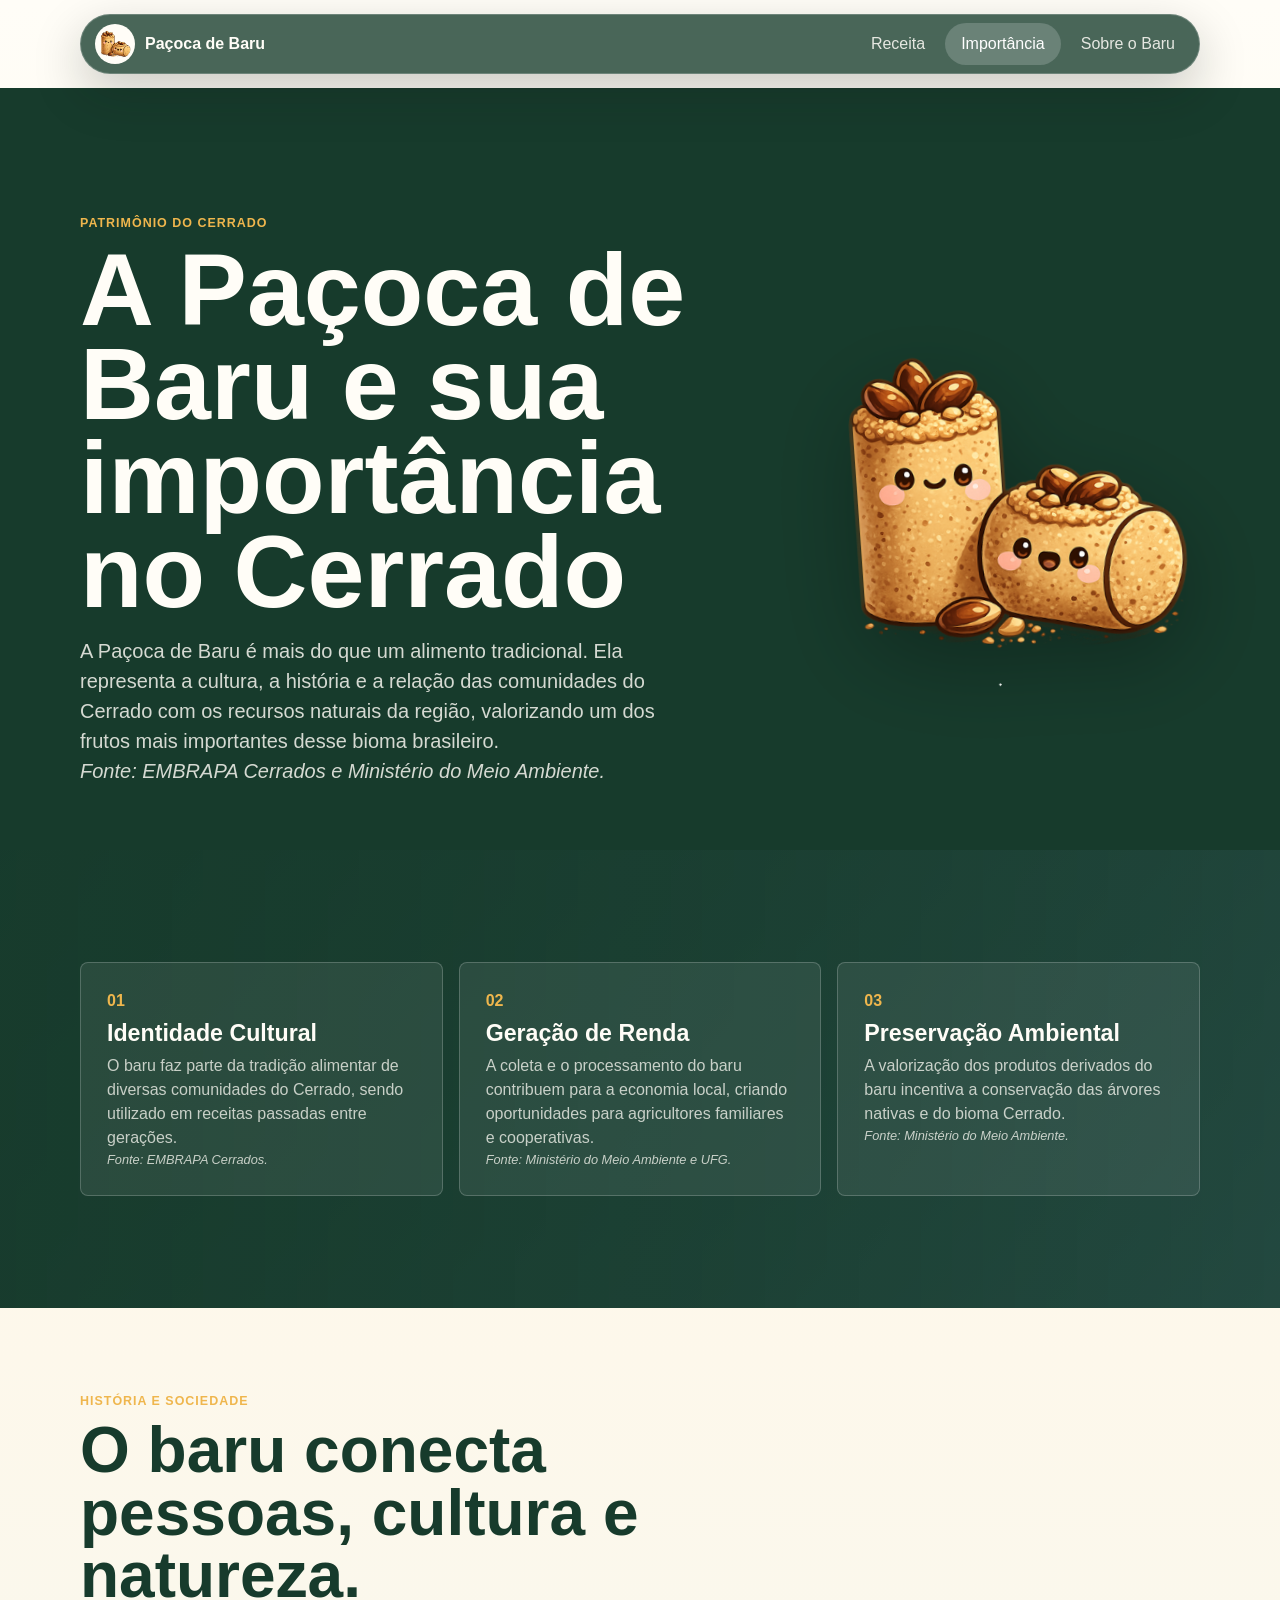
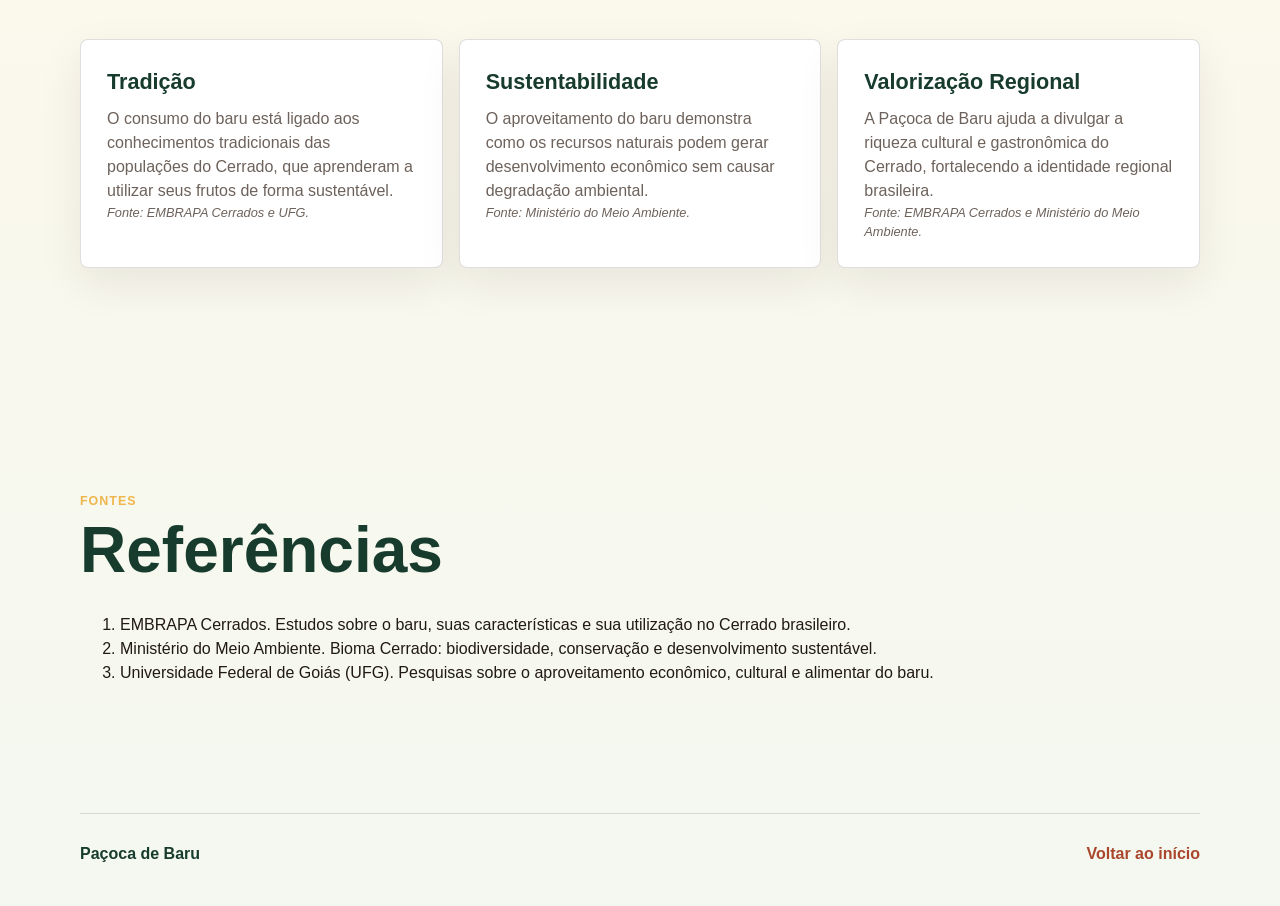
<file: index.html>
<!DOCTYPE html>
<html lang="pt-br">
<head>
    <meta charset="UTF-8">
    <meta name="viewport" content="width=device-width, initial-scale=1.0">
    <title>Importância da Paçoca de Baru</title>

    <link rel="stylesheet" href="style.css">
    <link rel="shortcut icon" href="imagens/paçoca.png" type="image/x-icon">
</head>
<body>

<header class="site-header">
    <nav class="nav" aria-label="Navegação principal">
        <a class="brand" href="index.html">
            <img src="imagens/paçoca.png" alt="">
            <span>Paçoca de Baru</span>
        </a>

        <button class="menu-toggle" type="button" aria-label="Abrir menu" aria-expanded="false" aria-controls="menu">
            <span></span>
            <span></span>
            <span></span>
        </button>

        <ul class="menu" id="menu">
            <li><a href="sabores.html">Receita</a></li>
            <li><a class="is-active" href="index.html">Importância</a></li>
            <li><a href="pedido.html">Sobre o Baru</a></li>
        </ul>
    </nav>
</header>

<main>

    <section class="page-hero" aria-labelledby="baru-title">
        <div>
            <p class="eyebrow">Patrimônio do Cerrado</p>

            <h1 id="baru-title">
                A Paçoca de Baru e sua importância no Cerrado
            </h1>

            <p>
                A Paçoca de Baru é mais do que um alimento tradicional.
                Ela representa a cultura, a história e a relação das
                comunidades do Cerrado com os recursos naturais da região,
                valorizando um dos frutos mais importantes desse bioma
                brasileiro.
            </p>

            <p class="fonte">
                Fonte: EMBRAPA Cerrados e Ministério do Meio Ambiente.
            </p>
        </div>

        <img src="imagens/paçoca.png" alt="Paçoca de Baru">
    </section>

    <section class="section ingredients">

        <div class="ingredient-list">

            <article>
                <span>01</span>

                <h3>Identidade Cultural</h3>

                <p>
                    O baru faz parte da tradição alimentar de diversas
                    comunidades do Cerrado, sendo utilizado em receitas
                    passadas entre gerações.
                </p>

                <p class="fonte">
                    Fonte: EMBRAPA Cerrados.
                </p>
            </article>

            <article>
                <span>02</span>

                <h3>Geração de Renda</h3>

                <p>
                    A coleta e o processamento do baru contribuem para a
                    economia local, criando oportunidades para agricultores
                    familiares e cooperativas.
                </p>

                <p class="fonte">
                    Fonte: Ministério do Meio Ambiente e UFG.
                </p>
            </article>

            <article>
                <span>03</span>

                <h3>Preservação Ambiental</h3>

                <p>
                    A valorização dos produtos derivados do baru incentiva
                    a conservação das árvores nativas e do bioma Cerrado.
                </p>

                <p class="fonte">
                    Fonte: Ministério do Meio Ambiente.
                </p>
            </article>

        </div>

    </section>

    <section class="section detail-section">

        <div class="section-heading">
            <p class="section-kicker">História e Sociedade</p>

            <h2>
                O baru conecta pessoas, cultura e natureza.
            </h2>
        </div>

        <div class="detail-grid">

            <article>
                <h3>Tradição</h3>

                <p>
                    O consumo do baru está ligado aos conhecimentos
                    tradicionais das populações do Cerrado, que aprenderam
                    a utilizar seus frutos de forma sustentável.
                </p>

                <p class="fonte">
                    Fonte: EMBRAPA Cerrados e UFG.
                </p>
            </article>

            <article>
                <h3>Sustentabilidade</h3>

                <p>
                    O aproveitamento do baru demonstra como os recursos
                    naturais podem gerar desenvolvimento econômico sem
                    causar degradação ambiental.
                </p>

                <p class="fonte">
                    Fonte: Ministério do Meio Ambiente.
                </p>
            </article>

            <article>
                <h3>Valorização Regional</h3>

                <p>
                    A Paçoca de Baru ajuda a divulgar a riqueza cultural
                    e gastronômica do Cerrado, fortalecendo a identidade
                    regional brasileira.
                </p>

                <p class="fonte">
                    Fonte: EMBRAPA Cerrados e Ministério do Meio Ambiente.
                </p>
            </article>

        </div>

    </section>

    <section class="section">

        <div class="section-heading">
            <p class="section-kicker">Fontes</p>
            <h2>Referências</h2>
        </div>

        <ol>
            <li>
                EMBRAPA Cerrados. Estudos sobre o baru, suas características
                e sua utilização no Cerrado brasileiro.
            </li>

            <li>
                Ministério do Meio Ambiente. Bioma Cerrado:
                biodiversidade, conservação e desenvolvimento sustentável.
            </li>

            <li>
                Universidade Federal de Goiás (UFG). Pesquisas sobre
                o aproveitamento econômico, cultural e alimentar do baru.
            </li>
        </ol>

    </section>

</main>

<footer class="footer">
    <p>Paçoca de Baru</p>
    <a href="index.html">Voltar ao início</a>
</footer>

<script src="script.js"></script>

</body>
</html>
</file>
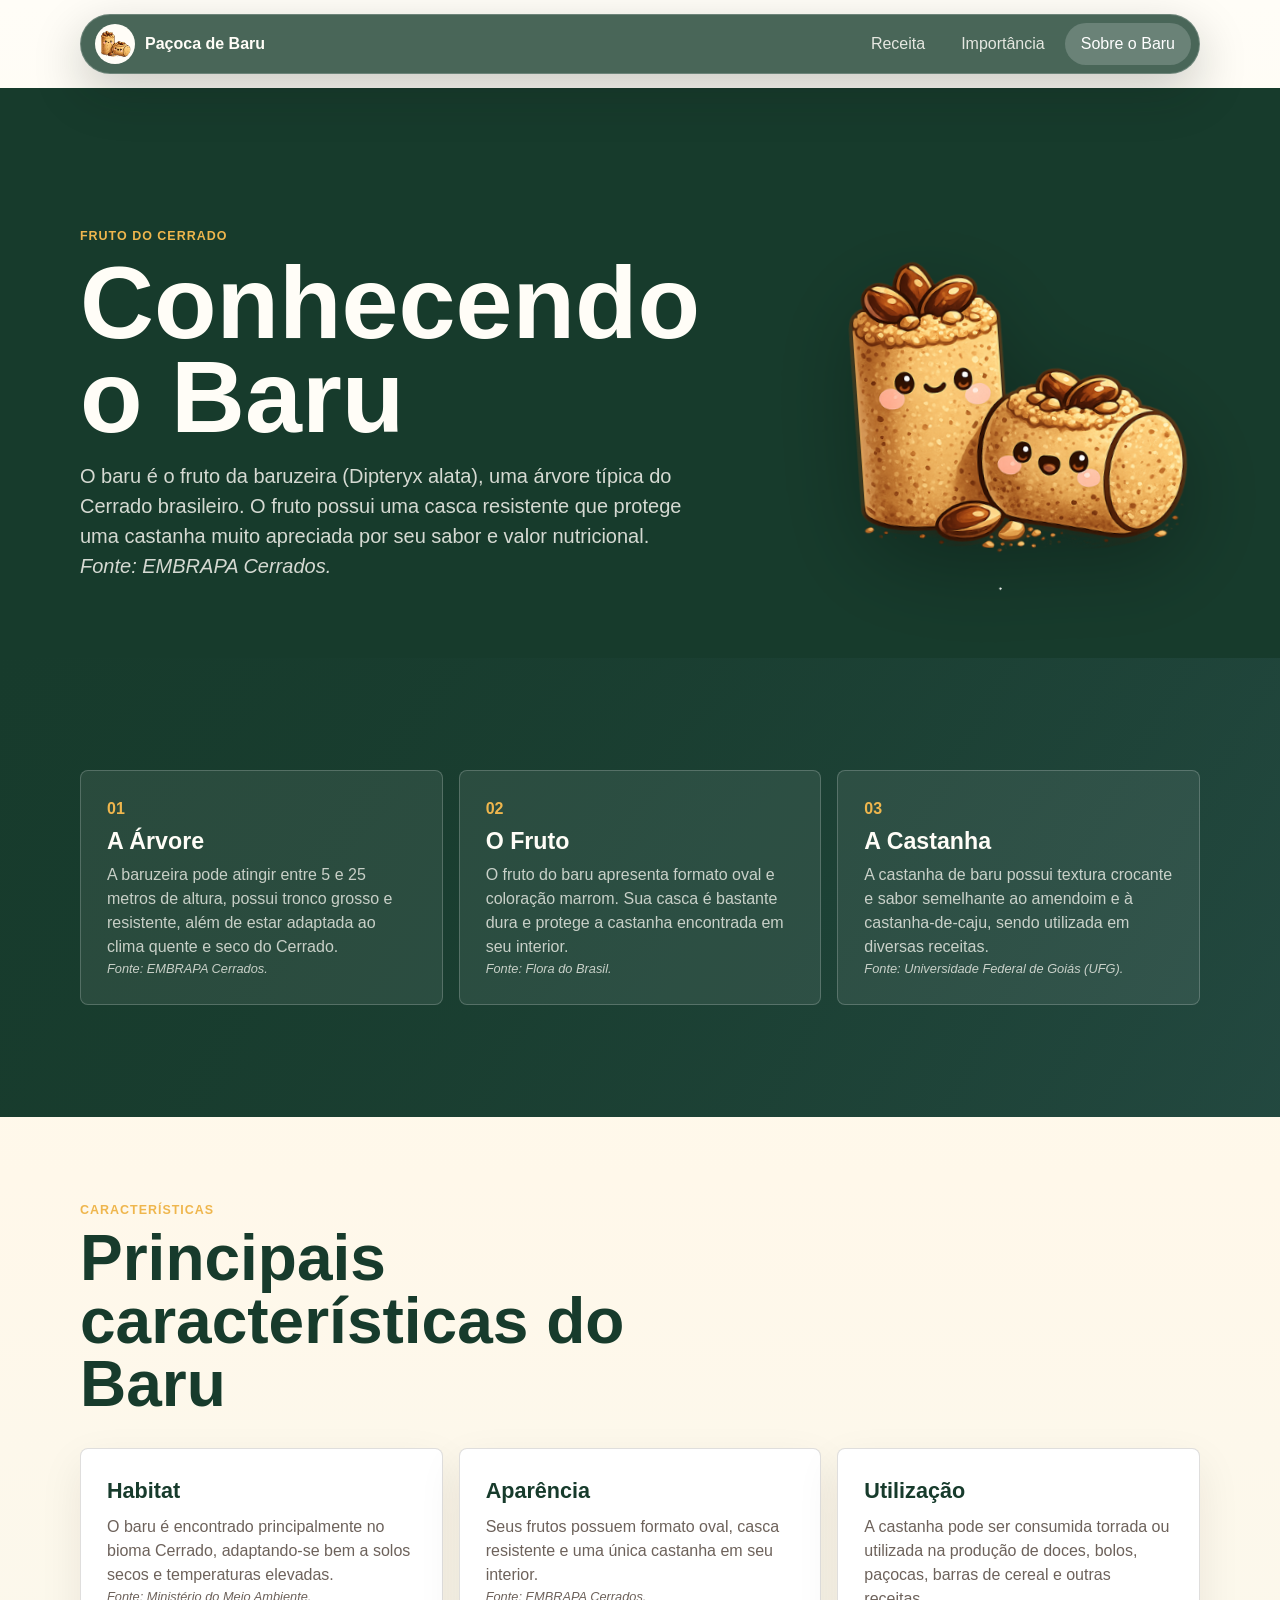
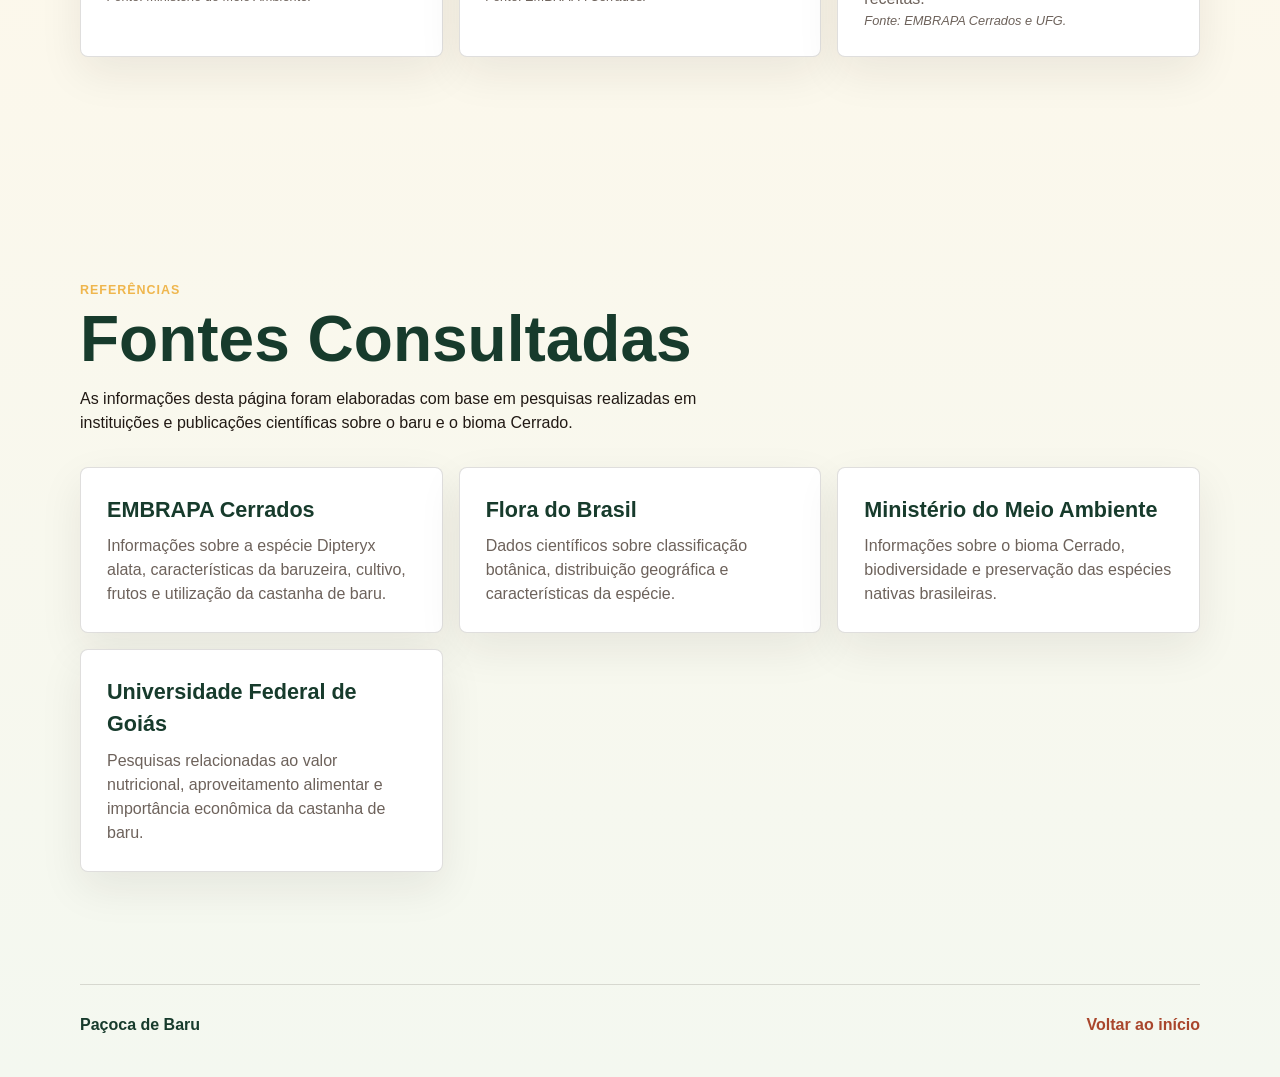
<file: pedido.html>
<!DOCTYPE html>
<html lang="pt-br">
<head>
    <meta charset="UTF-8">
    <meta name="viewport" content="width=device-width, initial-scale=1.0">
    <title>Sobre o Baru | Paçoca de Baru</title>

    <meta name="description" content="Conheça as características do baru, fruto nativo do Cerrado brasileiro.">

    <link rel="stylesheet" href="style.css">
    <link rel="shortcut icon" href="imagens/paçoca.png" type="image/x-icon">
</head>
<body>

<header class="site-header">
    <nav class="nav" aria-label="Navegação principal">
        <a class="brand" href="index.html">
            <img src="imagens/paçoca.png" alt="">
            <span>Paçoca de Baru</span>
        </a>

        <button class="menu-toggle" type="button" aria-label="Abrir menu" aria-expanded="false" aria-controls="menu">
            <span></span>
            <span></span>
            <span></span>
        </button>

        <ul class="menu" id="menu">
            <li><a href="sabores.html">Receita</a></li>
            <li><a href="index.html">Importância</a></li>
            <li><a class="is-active" href="pedido.html">Sobre o Baru</a></li>
        </ul>
    </nav>
</header>

<main>

    <section class="page-hero" aria-labelledby="baru-title">
        <div>
            <p class="eyebrow">Fruto do Cerrado</p>

            <h1 id="baru-title">Conhecendo o Baru</h1>

            <p>
                O baru é o fruto da baruzeira (Dipteryx alata), uma árvore típica
                do Cerrado brasileiro. O fruto possui uma casca resistente que
                protege uma castanha muito apreciada por seu sabor e valor nutricional.
            </p>

            <p class="fonte">
                Fonte: EMBRAPA Cerrados.
            </p>
        </div>

        <img src="imagens/paçoca.png" alt="Fruto do Baru">
    </section>

    <section class="section ingredients">

        <div class="ingredient-list">

            <article>
                <span>01</span>

                <h3>A Árvore</h3>

                <p>
                    A baruzeira pode atingir entre 5 e 25 metros de altura,
                    possui tronco grosso e resistente, além de estar adaptada
                    ao clima quente e seco do Cerrado.
                </p>

                <p class="fonte">
                    Fonte: EMBRAPA Cerrados.
                </p>
            </article>

            <article>
                <span>02</span>

                <h3>O Fruto</h3>

                <p>
                    O fruto do baru apresenta formato oval e coloração marrom.
                    Sua casca é bastante dura e protege a castanha encontrada
                    em seu interior.
                </p>

                <p class="fonte">
                    Fonte: Flora do Brasil.
                </p>
            </article>

            <article>
                <span>03</span>

                <h3>A Castanha</h3>

                <p>
                    A castanha de baru possui textura crocante e sabor semelhante
                    ao amendoim e à castanha-de-caju, sendo utilizada em diversas receitas.
                </p>

                <p class="fonte">
                    Fonte: Universidade Federal de Goiás (UFG).
                </p>
            </article>

        </div>

    </section>

    <section class="section detail-section">

        <div class="section-heading">
            <p class="section-kicker">Características</p>
            <h2>Principais características do Baru</h2>
        </div>

        <div class="detail-grid">

            <article>
                <h3>Habitat</h3>

                <p>
                    O baru é encontrado principalmente no bioma Cerrado,
                    adaptando-se bem a solos secos e temperaturas elevadas.
                </p>

                <p class="fonte">
                    Fonte: Ministério do Meio Ambiente.
                </p>
            </article>

            <article>
                <h3>Aparência</h3>

                <p>
                    Seus frutos possuem formato oval, casca resistente e uma única
                    castanha em seu interior.
                </p>

                <p class="fonte">
                    Fonte: EMBRAPA Cerrados.
                </p>
            </article>

            <article>
                <h3>Utilização</h3>

                <p>
                    A castanha pode ser consumida torrada ou utilizada na produção
                    de doces, bolos, paçocas, barras de cereal e outras receitas.
                </p>

                <p class="fonte">
                    Fonte: EMBRAPA Cerrados e UFG.
                </p>
            </article>

        </div>

    </section>

    <section class="section">

        <div class="section-heading">
            <p class="section-kicker">Referências</p>
            <h2>Fontes Consultadas</h2>

            <p>
                As informações desta página foram elaboradas com base em pesquisas
                realizadas em instituições e publicações científicas sobre o baru
                e o bioma Cerrado.
            </p>
        </div>

        <div class="detail-grid">

            <article>
                <h3>EMBRAPA Cerrados</h3>

                <p>
                    Informações sobre a espécie Dipteryx alata, características
                    da baruzeira, cultivo, frutos e utilização da castanha de baru.
                </p>
            </article>

            <article>
                <h3>Flora do Brasil</h3>

                <p>
                    Dados científicos sobre classificação botânica,
                    distribuição geográfica e características da espécie.
                </p>
            </article>

            <article>
                <h3>Ministério do Meio Ambiente</h3>

                <p>
                    Informações sobre o bioma Cerrado, biodiversidade
                    e preservação das espécies nativas brasileiras.
                </p>
            </article>

            <article>
                <h3>Universidade Federal de Goiás</h3>

                <p>
                    Pesquisas relacionadas ao valor nutricional,
                    aproveitamento alimentar e importância econômica
                    da castanha de baru.
                </p>
            </article>

        </div>

    </section>

</main>

<footer class="footer">
    <p>Paçoca de Baru</p>
    <a href="index.html">Voltar ao início</a>
</footer>

<script src="script.js"></script>

</body>
</html>
</file>
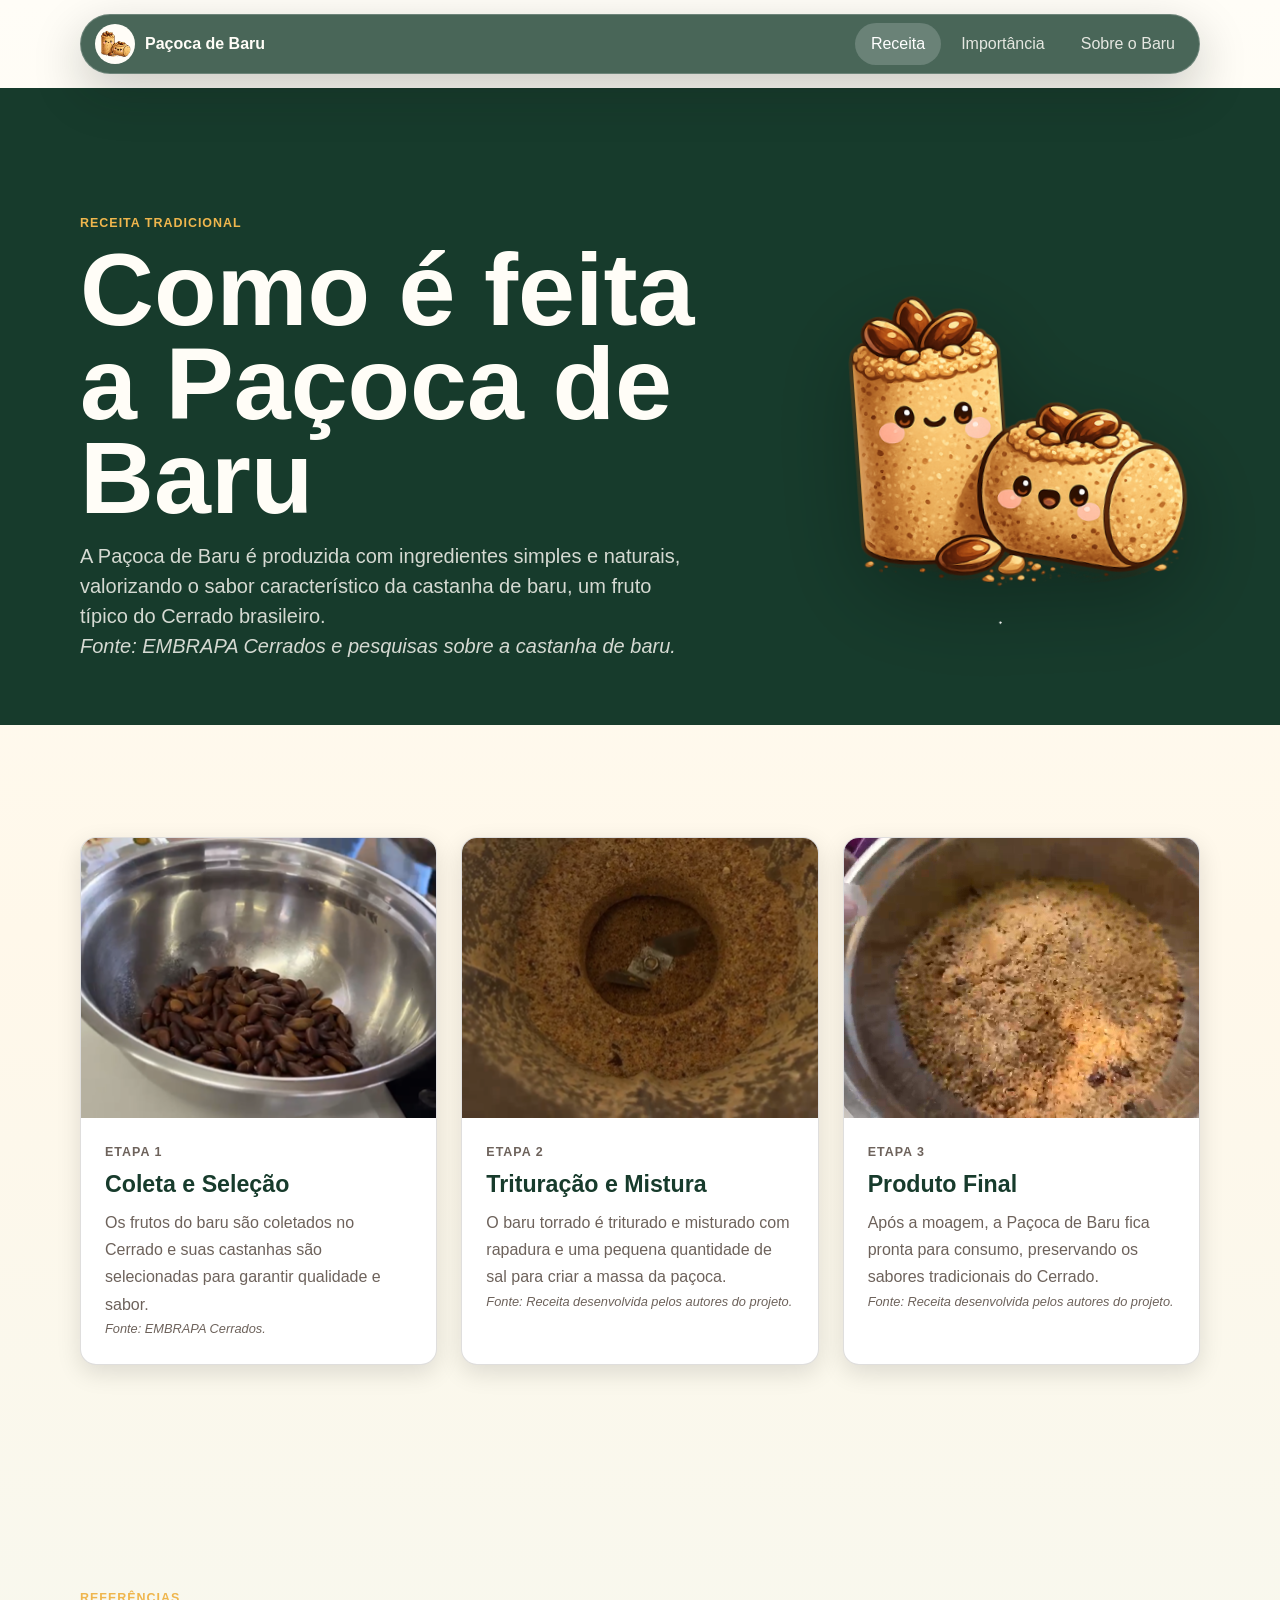
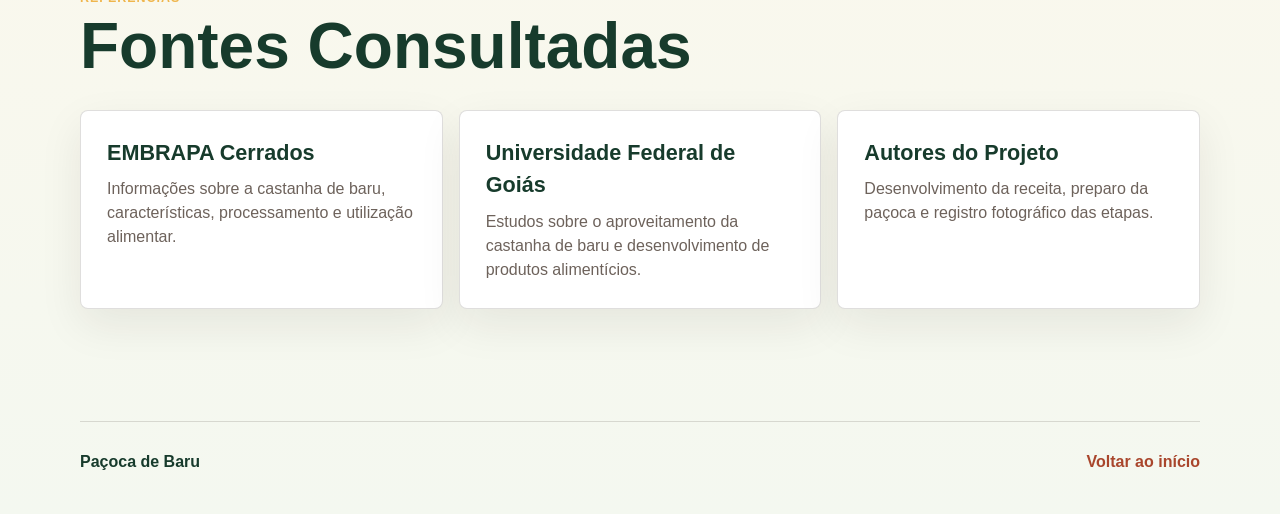
<file: sabores.html>
<!DOCTYPE html>
<html lang="pt-br">
<head>
    <meta charset="UTF-8">
    <meta name="viewport" content="width=device-width, initial-scale=1.0">
    <title>Receita | Paçoca de Baru</title>

    <meta name="description" content="Conheça o processo de produção da Paçoca de Baru e suas etapas de preparo.">

    <link rel="stylesheet" href="style.css">
    <link rel="shortcut icon" href="imagens/paçoca.png" type="image/x-icon">
</head>
<body>

<header class="site-header">
    <nav class="nav" aria-label="Navegação principal">
        <a class="brand" href="index.html" aria-label="Página inicial da Paçoca de Baru">
            <img src="imagens/paçoca.png" alt="" aria-hidden="true">
            <span>Paçoca de Baru</span>
        </a>

        <button class="menu-toggle" type="button" aria-label="Abrir menu" aria-expanded="false" aria-controls="menu">
            <span></span>
            <span></span>
            <span></span>
        </button>

        <ul class="menu" id="menu">
            <li><a class="is-active" href="sabores.html">Receita</a></li>
            <li><a href="index.html">Importância</a></li>
            <li><a href="pedido.html">Sobre o Baru</a></li>
        </ul>
    </nav>
</header>

<main>

    <section class="page-hero" aria-labelledby="recipe-title">
        <div>
            <p class="eyebrow">Receita Tradicional</p>

            <h1 id="recipe-title">Como é feita a Paçoca de Baru</h1>

            <p>
                A Paçoca de Baru é produzida com ingredientes simples e naturais,
                valorizando o sabor característico da castanha de baru, um fruto
                típico do Cerrado brasileiro.
            </p>

            <p class="fonte">
                Fonte: EMBRAPA Cerrados e pesquisas sobre a castanha de baru.
            </p>
        </div>

        <img src="imagens/paçoca.png" alt="Paçoca de Baru">
    </section>

    <section class="section flavors" aria-label="Etapas da receita">

        <div class="flavor-grid">

            <article class="flavor-card">

                <div class="flavor-image">
                    <img src="imagens/Baru.png" alt="Castanhas de Baru">
                </div>

                <div class="flavor-content">
                    <p class="tag">Etapa 1</p>

                    <h3>Coleta e Seleção</h3>

                    <p>
                        Os frutos do baru são coletados no Cerrado e suas castanhas
                        são selecionadas para garantir qualidade e sabor.
                    </p>

                    <p class="fonte">
                        Fonte: EMBRAPA Cerrados.
                    </p>
                </div>

            </article>

            <article class="flavor-card">

                <div class="flavor-image">
                    <img src="imagens/triturado.png" alt="Preparo da Paçoca">
                </div>

                <div class="flavor-content">
                    <p class="tag">Etapa 2</p>

                    <h3>Trituração e Mistura</h3>

                    <p>
                        O baru torrado é triturado e misturado com rapadura e uma
                        pequena quantidade de sal para criar a massa da paçoca.
                    </p>

                    <p class="fonte">
                        Fonte: Receita desenvolvida pelos autores do projeto.
                    </p>
                </div>

            </article>

            <article class="flavor-card">

                <div class="flavor-image">
                    <img src="imagens/final.png" alt="Paçoca pronta">
                </div>

                <div class="flavor-content">
                    <p class="tag">Etapa 3</p>

                    <h3>Produto Final</h3>

                    <p>
                        Após a moagem, a Paçoca de Baru fica pronta para consumo,
                        preservando os sabores tradicionais do Cerrado.
                    </p>

                    <p class="fonte">
                        Fonte: Receita desenvolvida pelos autores do projeto.
                    </p>
                </div>

            </article>

        </div>

    </section>

    <section class="section">

        <div class="section-heading">
            <p class="section-kicker">Referências</p>

            <h2>Fontes Consultadas</h2>
        </div>

        <div class="detail-grid">

            <article>
                <h3>EMBRAPA Cerrados</h3>

                <p>
                    Informações sobre a castanha de baru, características,
                    processamento e utilização alimentar.
                </p>
            </article>

            <article>
                <h3>Universidade Federal de Goiás</h3>

                <p>
                    Estudos sobre o aproveitamento da castanha de baru e
                    desenvolvimento de produtos alimentícios.
                </p>
            </article>

            <article>
                <h3>Autores do Projeto</h3>

                <p>
                    Desenvolvimento da receita, preparo da paçoca e
                    registro fotográfico das etapas.
                </p>
            </article>

        </div>

    </section>

</main>

<footer class="footer">
    <p>Paçoca de Baru</p>
    <a href="index.html">Voltar ao início</a>
</footer>

<script src="script.js"></script>

</body>
</html>
</file>
<file: style.css>
:root {
    --ink: #211914;
    --muted: #6d625b;
    --paper: #fffdf7;
    --cream: #fff4df;
    --leaf: #265a40;
    --leaf-dark: #173b2c;
    --leaf-soft: #e5efe5;
    --baru: #d9643d;
    --baru-dark: #a9462c;
    --cocoa: #57362b;
    --gold: #efb64d;
    --sky: #4d7886;
    --line: rgba(33, 25, 20, 0.14);
    --shadow: 0 22px 60px rgba(29, 22, 17, 0.14);
    --shadow-strong: 0 26px 70px rgba(16, 28, 21, 0.2);
    --focus: 0 0 0 4px rgba(239, 182, 77, 0.26);
}

* {
    box-sizing: border-box;
}

html {
    scroll-behavior: smooth;
}

body {
    margin: 0;
    color: var(--ink);
    background:
        linear-gradient(180deg, #fffdf7 0%, #fff8ea 44%, #f4f8f0 100%);
    font-family: Arial, Helvetica, sans-serif;
    line-height: 1.5;
}

body.menu-open {
    overflow: hidden;
}

img {
    display: block;
    max-width: 100%;
}

a {
    color: inherit;
    text-decoration: none;
}

::selection {
    color: #fffdf7;
    background: var(--baru-dark);
}

button,
input,
select {
    font: inherit;
}

.site-header {
    position: relative;
    z-index: 9999;
    top: 0;
    left: 0;
    width: 100%;
    padding: 14px clamp(16px, 4vw, 48px);
    transition: padding 180ms ease;
}

.site-header.is-scrolled {
    padding-top: 8px;
}

.nav {
    position: relative;
    width: min(1120px, 100%);
    min-height: 58px;
    margin: 0 auto;
    padding: 8px 8px 8px 14px;
    display: flex;
    align-items: center;
    justify-content: space-between;
    gap: 16px;
    color: #fffdf7;
    background: rgba(23, 59, 44, 0.78);
    border: 1px solid rgba(255, 255, 255, 0.2);
    border-radius: 999px;
    backdrop-filter: blur(16px);
    box-shadow: 0 18px 50px rgba(12, 25, 18, 0.22);
    transition: background 180ms ease, border-color 180ms ease, box-shadow 180ms ease;
}

.site-header.is-scrolled .nav {
    background: rgba(23, 59, 44, 0.92);
    border-color: rgba(255, 255, 255, 0.26);
    box-shadow: 0 18px 48px rgba(12, 25, 18, 0.28);
}

.brand {
    min-width: 0;
    display: inline-flex;
    align-items: center;
    gap: 10px;
    font-size: 1rem;
    font-weight: 800;
    letter-spacing: 0;
}

.brand img {
    width: 40px;
    height: 40px;
    padding: 3px;
    object-fit: contain;
    background: #fffdf7;
    border-radius: 50%;
}

.menu {
    margin: 0;
    padding: 0;
    display: flex;
    align-items: center;
    gap: 4px;
    list-style: none;
}

.menu a {
    display: inline-flex;
    align-items: center;
    justify-content: center;
    min-height: 42px;
    padding: 0 16px;
    color: rgba(255, 253, 247, 0.86);
    border-radius: 999px;
    transition: background 160ms ease, color 160ms ease;
}

.menu a:hover,
.menu a:focus-visible {
    color: #fff;
    background: rgba(255, 255, 255, 0.14);
    outline: none;
}

.menu a.is-active {
    color: #fff;
    background: rgba(255, 255, 255, 0.18);
}

.menu-toggle {
    width: 44px;
    height: 44px;
    display: none;
    align-items: center;
    justify-content: center;
    flex-direction: column;
    gap: 5px;
    color: #fff;
    background: rgba(255, 255, 255, 0.13);
    border: 0;
    border-radius: 50%;
    cursor: pointer;
}

.menu-toggle span {
    width: 18px;
    height: 2px;
    background: currentColor;
    border-radius: 999px;
    transition: transform 180ms ease, opacity 180ms ease;
}

.menu-toggle[aria-expanded="true"] span:nth-child(1) {
    transform: translateY(7px) rotate(45deg);
}

.menu-toggle[aria-expanded="true"] span:nth-child(2) {
    opacity: 0;
}

.menu-toggle[aria-expanded="true"] span:nth-child(3) {
    transform: translateY(-7px) rotate(-45deg);
}

.hero {
    position: relative;
    min-height: 86svh;
    padding: 110px clamp(20px, 7vw, 96px) 64px;
    display: flex;
    align-items: center;
    overflow: hidden;
    color: #fffdf7;
    background:
        linear-gradient(110deg, rgba(18, 43, 32, 0.98) 0%, rgba(21, 70, 49, 0.93) 52%, rgba(93, 54, 36, 0.76) 100%),
        repeating-linear-gradient(90deg, rgba(255, 255, 255, 0.055) 0 1px, transparent 1px 86px),
        var(--leaf-dark);
}

.hero::before {
    content: "";
    position: absolute;
    inset: auto 0 0;
    height: 42%;
    background:
        linear-gradient(180deg, transparent, rgba(9, 22, 16, 0.3)),
        repeating-linear-gradient(-6deg, rgba(255, 253, 247, 0.08) 0 2px, transparent 2px 24px);
    opacity: 0.58;
    pointer-events: none;
}

.hero-art {
    position: absolute;
    right: max(-52px, -4vw);
    bottom: -22px;
    width: min(52vw, 580px);
    min-width: 360px;
    opacity: 0.88;
    filter: drop-shadow(0 34px 54px rgba(0, 0, 0, 0.34));
    transform: rotate(-5deg);
    animation: productFloat 7s ease-in-out infinite;
}

.hero-shade {
    position: absolute;
    inset: 0;
    background:
        linear-gradient(90deg, rgba(15, 34, 25, 0.38), rgba(15, 34, 25, 0.08) 58%, rgba(15, 34, 25, 0.42)),
        linear-gradient(180deg, rgba(15, 34, 25, 0.1), rgba(15, 34, 25, 0.42));
}

.hero-content {
    position: relative;
    z-index: 2;
    width: min(680px, 100%);
}

.hero-badge {
    width: fit-content;
    max-width: 100%;
    margin-bottom: 18px;
    padding: 8px 12px;
    display: inline-flex;
    align-items: center;
    gap: 10px;
    color: #fffdf7;
    background: rgba(255, 255, 255, 0.12);
    border: 1px solid rgba(255, 255, 255, 0.2);
    border-radius: 999px;
    box-shadow: 0 14px 34px rgba(9, 22, 16, 0.16);
    backdrop-filter: blur(12px);
}

.hero-badge span {
    padding: 4px 8px;
    color: var(--leaf-dark);
    background: var(--gold);
    border-radius: 999px;
    font-size: 0.74rem;
    font-weight: 900;
    text-transform: uppercase;
}

.hero-badge strong {
    min-width: 0;
    font-size: 0.88rem;
}

.eyebrow,
.section-kicker,
.tag {
    margin: 0;
    color: var(--gold);
    font-size: 0.78rem;
    font-weight: 800;
    letter-spacing: 0.08em;
    text-transform: uppercase;
}

.hero h1 {
    max-width: 10ch;
    margin: 10px 0 14px;
    font-size: clamp(3.3rem, 10vw, 7.8rem);
    line-height: 0.88;
    letter-spacing: 0;
}

.hero-copy {
    max-width: 620px;
    margin: 0;
    color: rgba(255, 253, 247, 0.88);
    font-size: clamp(1.05rem, 2.2vw, 1.35rem);
}

.hero-actions {
    margin-top: 28px;
    display: flex;
    flex-wrap: wrap;
    gap: 12px;
}

.button {
    min-height: 48px;
    padding: 0 22px;
    display: inline-flex;
    align-items: center;
    justify-content: center;
    border: 1px solid transparent;
    border-radius: 999px;
    font-weight: 800;
    cursor: pointer;
    transition: transform 160ms ease, box-shadow 160ms ease, background 160ms ease;
}

.button:hover,
.button:focus-visible,
.select-flavor:hover,
.select-flavor:focus-visible {
    transform: translateY(-2px);
    outline: none;
}

.button:focus-visible,
.select-flavor:focus-visible,
.menu-toggle:focus-visible {
    box-shadow: var(--focus);
}

.button.primary {
    color: var(--leaf-dark);
    background: var(--gold);
    box-shadow: 0 14px 32px rgba(239, 182, 77, 0.3);
}

.button.ghost {
    color: #fffdf7;
    border-color: rgba(255, 255, 255, 0.35);
    background: rgba(255, 255, 255, 0.1);
}

.button.full {
    width: 100%;
}

.hero-facts {
    max-width: 560px;
    margin: 34px 0 0;
    display: grid;
    grid-template-columns: repeat(3, minmax(0, 1fr));
    gap: 10px;
}

.hero-facts div {
    padding: 16px;
    border: 1px solid rgba(255, 255, 255, 0.18);
    border-radius: 8px;
    background: rgba(255, 255, 255, 0.09);
}

.hero-facts dt {
    font-size: clamp(1.35rem, 3vw, 2rem);
    font-weight: 900;
}

.hero-facts dd {
    margin: 0;
    color: rgba(255, 253, 247, 0.72);
}

.page-hero {
    min-height: 560px;
    padding: 126px max(20px, calc((100vw - 1120px) / 2)) 64px;
    display: grid;
    grid-template-columns: minmax(0, 1fr) minmax(260px, 380px);
    gap: clamp(24px, 7vw, 86px);
    align-items: center;
    color: #fffdf7;
    background: var(--leaf-dark);
    overflow: hidden;
}

.page-hero.compact {
    min-height: 500px;
}

.page-hero h1 {
    max-width: 11ch;
    margin: 10px 0 16px;
    font-size: clamp(3rem, 8vw, 6.4rem);
    line-height: 0.92;
    letter-spacing: 0;
}

.page-hero p:not(.eyebrow) {
    max-width: 620px;
    margin: 0;
    color: rgba(255, 253, 247, 0.82);
    font-size: clamp(1.03rem, 2.2vw, 1.25rem);
}

/* Responsive menu for small screens */
@media (max-width: 880px) {
    .menu-toggle {
        display: inline-flex;
    }

    .menu {
        display: none;
        position: absolute;
        top: calc(100% + 12px);
        right: 0;
        left: auto;
        width: min(280px, calc(100vw - 32px));
        flex-direction: column;
        align-items: stretch;
        gap: 8px;
        padding: 12px;
        background: #173b2c;
        border: 1px solid rgba(255, 255, 255, 0.18);
        border-radius: 12px;
        box-shadow: 0 20px 60px rgba(12,25,18,0.45);
        z-index: 99999;
    }

    .menu.is-open {
        display: flex;
    }

    .menu li {
        width: 100%;
    }

    .menu a {
        display: flex;
        align-items: center;
        justify-content: flex-start;
        width: 100%;
        min-height: 48px;
        padding: 12px 16px;
        border-radius: 8px;
        color: #fff;
    }

    .menu a.is-active {
        background: rgba(255,255,255,0.08);
    }

    .site-header {
        padding: 10px 16px;
    }
}

.page-hero img {
    width: 100%;
    min-width: 260px;
    filter: drop-shadow(0 28px 44px rgba(0, 0, 0, 0.28));
    transform: rotate(-4deg);
}

.story-band {
    width: min(1120px, calc(100% - 40px));
    margin: 28px auto 0;
    padding: clamp(24px, 5vw, 44px) 0;
    display: grid;
    grid-template-columns: 0.9fr 1.1fr;
    gap: clamp(22px, 6vw, 80px);
    align-items: start;
    border-bottom: 1px solid var(--line);
}

.story-band h2,
.section-heading h2,
.order-copy h2 {
    margin: 8px 0 0;
    color: var(--ink);
    font-size: clamp(2rem, 5vw, 4.4rem);
    line-height: 0.98;
    letter-spacing: 0;
}

.story-copy > p {
    margin: 0;
    color: var(--muted);
    font-size: clamp(1rem, 2vw, 1.2rem);
}

.story-points {
    margin: 22px 0 0;
    padding: 0;
    display: grid;
    gap: 10px;
    list-style: none;
}

.story-points li {
    padding: 14px 16px;
    display: grid;
    grid-template-columns: minmax(140px, 0.45fr) 1fr;
    gap: 16px;
    align-items: center;
    background: rgba(255, 255, 255, 0.72);
    border: 1px solid var(--line);
    border-radius: 8px;
}

.story-points strong {
    color: var(--leaf-dark);
}

.story-points span {
    color: var(--muted);
}

.section {
    width: min(1120px, calc(100% - 40px));
    margin: 0 auto;
    padding: clamp(64px, 10vw, 112px) 0;
}

.section-heading {
    max-width: 690px;
    margin-bottom: 32px;
}

.section-heading h2 {
    color: var(--leaf-dark);
}

.quick-grid {
    display: grid;
    grid-template-columns: repeat(3, minmax(0, 1fr));
    gap: 18px;
}

.quick-card {
    min-height: 300px;
    padding: 24px;
    display: flex;
    flex-direction: column;
    justify-content: flex-end;
    overflow: hidden;
    position: relative;
    color: #fffdf7;
    background: var(--leaf);
    border-radius: 8px;
    box-shadow: 0 16px 44px rgba(33, 25, 20, 0.1);
    transition: transform 180ms ease, box-shadow 180ms ease;
}

.quick-card:hover,
.quick-card:focus-visible {
    transform: translateY(-4px);
    box-shadow: 0 22px 60px rgba(33, 25, 20, 0.16);
    outline: none;
}

.quick-card:nth-child(2) {
    background: var(--sky);
}

.quick-card:nth-child(3) {
    background: var(--baru-dark);
}

.quick-card img {
    position: absolute;
    top: 18px;
    right: -24px;
    width: 190px;
    opacity: 0.42;
    transform: rotate(-10deg);
}

.quick-card span {
    position: relative;
    z-index: 1;
    font-size: 1.6rem;
    font-weight: 900;
}

.quick-card p {
    position: relative;
    z-index: 1;
    max-width: 24ch;
    margin: 8px 0 0;
    color: rgba(255, 253, 247, 0.76);
}

.craft-section {
    padding-bottom: clamp(44px, 7vw, 82px);
}

.craft-grid {
    display: grid;
    grid-template-columns: repeat(3, minmax(0, 1fr));
    gap: 16px;
}

.craft-card {
    position: relative;
    min-height: 240px;
    padding: 26px;
    overflow: hidden;
    color: #fffdf7;
    background:
        linear-gradient(180deg, rgba(23, 59, 44, 0.94), rgba(21, 50, 38, 0.98)),
        var(--leaf-dark);
    border: 1px solid rgba(255, 255, 255, 0.16);
    border-radius: 8px;
    box-shadow: var(--shadow-strong);
}

.craft-card::after {
    content: "";
    position: absolute;
    right: -24px;
    bottom: -30px;
    width: 150px;
    height: 150px;
    background: repeating-linear-gradient(45deg, rgba(239, 182, 77, 0.3) 0 5px, transparent 5px 16px);
    transform: rotate(8deg);
    opacity: 0.5;
}

.craft-card:nth-child(2) {
    background:
        linear-gradient(180deg, rgba(77, 120, 134, 0.94), rgba(37, 74, 86, 0.98)),
        var(--sky);
}

.craft-card:nth-child(3) {
    background:
        linear-gradient(180deg, rgba(169, 70, 44, 0.95), rgba(101, 49, 33, 0.98)),
        var(--baru-dark);
}

.craft-card span,
.craft-card h3,
.craft-card p {
    position: relative;
    z-index: 1;
}

.craft-card span {
    color: var(--gold);
    font-weight: 900;
}

.craft-card h3 {
    margin: 46px 0 10px;
    font-size: 1.55rem;
    line-height: 1.08;
}

.craft-card p {
    max-width: 27ch;
    margin: 0;
    color: rgba(255, 253, 247, 0.78);
}

.taste-note {
    margin-top: 18px;
    padding: 18px 20px;
    display: flex;
    align-items: center;
    justify-content: space-between;
    gap: 14px;
    color: var(--leaf-dark);
    background: var(--leaf-soft);
    border: 1px solid rgba(38, 90, 64, 0.18);
    border-radius: 8px;
}

.taste-note a {
    min-height: 42px;
    padding: 0 16px;
    display: inline-flex;
    align-items: center;
    justify-content: center;
    flex: 0 0 auto;
    color: #fffdf7;
    background: var(--leaf);
    border-radius: 999px;
    font-weight: 800;
}

.flavor-grid {
    display: grid;
    grid-template-columns: repeat(3, minmax(0, 1fr));
    gap: 18px;
}

.flavor-card {
    min-width: 0;
    display: flex;
    flex-direction: column;
    overflow: hidden;
    background: #fff;
    border: 1px solid var(--line);
    border-radius: 8px;
    box-shadow: 0 16px 44px rgba(33, 25, 20, 0.08);
    transition: transform 180ms ease, box-shadow 180ms ease, border-color 180ms ease;
}

.flavor-card.is-selected {
    border-color: rgba(38, 90, 64, 0.52);
    box-shadow: 0 20px 60px rgba(38, 90, 64, 0.18);
    transform: translateY(-4px);
}

.flavor-image {
    min-height: 210px;
    display: grid;
    place-items: center;
    background: linear-gradient(135deg, #fff4df, #f7c36b);
}

.flavor-image.cocoa {
    background: linear-gradient(135deg, #f5e8dd, #8a5040);
}

.flavor-image.crunch {
    background: linear-gradient(135deg, #eef4e5, #4d7886);
}

.flavor-image img {
    width: 72%;
    max-height: 210px;
    object-fit: contain;
    filter: drop-shadow(0 18px 28px rgba(33, 25, 20, 0.18));
}

.flavor-content {
    padding: 22px;
    display: flex;
    flex: 1;
    flex-direction: column;
}

.flavor-content h3,
.ingredient-list h3 {
    margin: 8px 0 8px;
    font-size: 1.45rem;
    line-height: 1.1;
}

.flavor-content p:not(.tag),
.ingredient-list p,
.order-copy p {
    margin: 0;
    color: var(--muted);
}

.select-flavor {
    min-height: 44px;
    margin-top: auto;
    padding: 0 18px;
    display: inline-flex;
    align-items: center;
    justify-content: center;
    color: #fff;
    background: var(--leaf);
    border: 0;
    border-radius: 999px;
    font-weight: 800;
    cursor: pointer;
    transition: transform 160ms ease, background 160ms ease;
}

.select-flavor:hover,
.select-flavor:focus-visible {
    background: var(--leaf-dark);
}

.ingredients {
    width: 100%;
    max-width: none;
    padding-inline: max(20px, calc((100vw - 1120px) / 2));
    color: #fffdf7;
    background:
        linear-gradient(90deg, rgba(23, 59, 44, 0.94), rgba(23, 59, 44, 0.78)),
        linear-gradient(135deg, var(--leaf-dark), var(--sky));
}

.ingredients .section-heading h2,
.ingredients .ingredient-list h3 {
    color: #fffdf7;
}

.ingredient-list {
    display: grid;
    grid-template-columns: repeat(3, minmax(0, 1fr));
    gap: 16px;
}

.ingredient-list article {
    padding: 26px;
    border: 1px solid rgba(255, 255, 255, 0.2);
    border-radius: 8px;
    background: rgba(255, 255, 255, 0.08);
}

.ingredient-list span {
    color: var(--gold);
    font-weight: 900;
}

.ingredient-list p {
    color: rgba(255, 253, 247, 0.74);
}

.detail-section {
    padding-top: clamp(54px, 8vw, 84px);
}

.detail-grid {
    display: grid;
    grid-template-columns: repeat(3, minmax(0, 1fr));
    gap: 16px;
}

.detail-grid article {
    padding: 26px;
    background: #fff;
    border: 1px solid var(--line);
    border-radius: 8px;
    box-shadow: 0 16px 44px rgba(33, 25, 20, 0.08);
}

.detail-grid h3 {
    margin: 0 0 8px;
    color: var(--leaf-dark);
    font-size: 1.35rem;
}

.detail-grid p {
    margin: 0;
    color: var(--muted);
}

.order-section {
    display: grid;
    grid-template-columns: 0.88fr 1fr;
    gap: clamp(28px, 7vw, 84px);
    align-items: start;
}

.order-copy {
    position: sticky;
    top: 110px;
}

.order-card {
    padding: clamp(22px, 4vw, 36px);
    background: #fff;
    border: 1px solid var(--line);
    border-radius: 8px;
    box-shadow: var(--shadow);
}

.field,
.field-group {
    margin-bottom: 18px;
}

.field-group {
    display: grid;
    grid-template-columns: 1fr 150px;
    gap: 14px;
}

label {
    display: block;
    margin-bottom: 8px;
    color: var(--leaf-dark);
    font-size: 0.9rem;
    font-weight: 800;
}

input,
select {
    width: 100%;
    min-height: 48px;
    padding: 0 14px;
    color: var(--ink);
    background: #fffdf7;
    border: 1px solid var(--line);
    border-radius: 8px;
    outline: none;
    transition: border-color 160ms ease, box-shadow 160ms ease;
}

input:focus,
select:focus {
    border-color: var(--leaf);
    box-shadow: 0 0 0 4px rgba(38, 90, 64, 0.12);
}

.summary {
    min-height: 78px;
    margin: 8px 0 18px;
    padding: 16px 18px;
    display: flex;
    align-items: center;
    justify-content: space-between;
    gap: 14px;
    color: #fffdf7;
    background: var(--leaf-dark);
    border-radius: 8px;
}

.summary span {
    color: rgba(255, 253, 247, 0.72);
}

.summary strong {
    font-size: clamp(1.4rem, 4vw, 2.2rem);
    white-space: nowrap;
}

.form-message {
    min-height: 24px;
    margin: 14px 0 0;
    color: var(--leaf);
    font-weight: 800;
}

.form-message.is-error {
    color: var(--baru-dark);
}

.form-message.is-success {
    color: var(--leaf);
}

.footer {
    width: min(1120px, calc(100% - 40px));
    margin: 0 auto;
    padding: 28px 0 40px;
    display: flex;
    justify-content: space-between;
    gap: 16px;
    color: var(--muted);
    border-top: 1px solid var(--line);
}

.footer p {
    margin: 0;
    font-weight: 800;
    color: var(--leaf-dark);
}

.footer a {
    font-weight: 800;
    color: var(--baru-dark);
}

.reveal {
    opacity: 0;
    transform: translateY(18px);
    transition: opacity 520ms ease, transform 520ms ease;
}

.reveal.is-visible {
    opacity: 1;
    transform: translateY(0);
}

@keyframes productFloat {
    0%,
    100% {
        transform: translateY(0) rotate(-5deg);
    }

    50% {
        transform: translateY(-12px) rotate(-3deg);
    }
}

@media (max-width: 880px) {
    .hero {
        min-height: 88svh;
        padding-top: 104px;
    }

    .hero-art {
        right: 50%;
        bottom: -70px;
        width: 520px;
        min-width: 360px;
        opacity: 0.34;
        animation: none;
        transform: translateX(54%) rotate(-8deg);
    }

    .story-band,
    .order-section {
        grid-template-columns: 1fr;
    }

    .page-hero {
        min-height: auto;
        grid-template-columns: 1fr;
        padding-top: 112px;
    }

    .page-hero img {
        width: min(420px, 82vw);
        justify-self: end;
    }

    .flavor-grid,
    .ingredient-list,
    .quick-grid,
    .craft-grid,
    .detail-grid {
        grid-template-columns: 1fr;
    }

    .flavor-card {
        display: grid;
        grid-template-columns: 180px 1fr;
    }

    .flavor-image {
        min-height: 100%;
    }

    .flavor-image img {
        width: 86%;
    }

    .order-copy {
        position: static;
    }
}

@media (max-width: 680px) {
    .site-header {
        padding: 10px 12px;
    }

    .nav {
        min-height: 56px;
        padding-left: 10px;
        border-radius: 28px;
    }

    .menu-toggle {
        display: inline-flex;
    }

    .menu {
        position: absolute;
        top: calc(100% + 10px);
        right: 0;
        left: auto;
        width: min(280px, calc(100vw - 24px));
        padding: 12px;
        display: none;
        flex-direction: column;
        align-items: stretch;
        gap: 4px;
        background: #173b2c;
        border: 1px solid rgba(255, 255, 255, 0.18);
        border-radius: 8px;
        box-shadow: 0 24px 50px rgba(0, 0, 0, 0.38);
        transform: translateY(-10px);
        opacity: 0;
        pointer-events: none;
        transition: opacity 180ms ease, transform 180ms ease;
    }

    .menu.is-open {
        display: flex;
        transform: translateY(0);
        opacity: 1;
        pointer-events: auto;
    }

    .menu a {
        justify-content: flex-start;
        border-radius: 8px;
    }

    .hero {
        min-height: 86svh;
        padding: 100px 20px 44px;
    }

    .page-hero {
        padding: 100px 20px 44px;
    }

    .page-hero h1 {
        max-width: 9ch;
    }

    .hero h1 {
        max-width: 8ch;
    }

    .hero-badge {
        width: 100%;
        align-items: flex-start;
        flex-direction: column;
        border-radius: 8px;
    }

    .hero-copy {
        max-width: 34ch;
    }

    .hero-actions {
        gap: 10px;
    }

    .button {
        width: 100%;
    }

    .hero-facts {
        grid-template-columns: 1fr;
        margin-top: 24px;
    }

    .hero-facts div {
        display: flex;
        align-items: baseline;
        justify-content: space-between;
        gap: 14px;
        padding: 12px 14px;
    }

    .story-band,
    .section,
    .footer {
        width: min(100% - 28px, 1120px);
    }

    .story-points li {
        grid-template-columns: 1fr;
        gap: 4px;
    }

    .flavor-card {
        display: flex;
    }

    .flavor-image {
        min-height: 190px;
    }

    .quick-card {
        min-height: 230px;
    }

    .field-group {
        grid-template-columns: 1fr;
    }

    .summary {
        align-items: flex-start;
        flex-direction: column;
    }

    .taste-note {
        align-items: stretch;
        flex-direction: column;
    }

    .taste-note a {
        width: 100%;
    }

    .footer {
        flex-direction: column;
    }
}

@media (prefers-reduced-motion: reduce) {
    *,
    *::before,
    *::after {
        scroll-behavior: auto !important;
        transition-duration: 0.001ms !important;
        animation-duration: 0.001ms !important;
    }

    .reveal {
        opacity: 1;
        transform: none;
    }
}


/* ===== GALERIA DA RECEITA ===== */

.flavor-grid{
    display:grid;
    grid-template-columns:repeat(auto-fit,minmax(320px,1fr));
    gap:24px;
}

.flavor-card{
    background:#fff;
    border-radius:16px;
    overflow:hidden;
    box-shadow:0 8px 25px rgba(0,0,0,.12);
    transition:all .3s ease;
}

.flavor-card:hover{
    transform:translateY(-8px);
    box-shadow:0 14px 35px rgba(0,0,0,.18);
}

.flavor-image{
    width:100%;
    height:280px;
    overflow:hidden;
    background:#f5f5f5;
}

.flavor-image img{
    width:100%;
    height:100%;
    object-fit:cover;
    max-height:none;
    filter:none;
}

.flavor-content{
    padding:24px;
}

.flavor-content h3{
    margin-bottom:12px;
    color:var(--leaf-dark);
}

.flavor-content p{
    color:var(--muted);
    line-height:1.7;
}

@media(max-width:880px){
    .flavor-card{
        display:flex;
        flex-direction:column;
    }

    .flavor-image{
        height:240px;
    }
}

@media(max-width:680px){
    .flavor-image{
        height:200px;
    }
}
.fonte{
    margin-top:8px;
    font-size:0.8rem;
    color:#777;
    font-style:italic;
}
</file>
